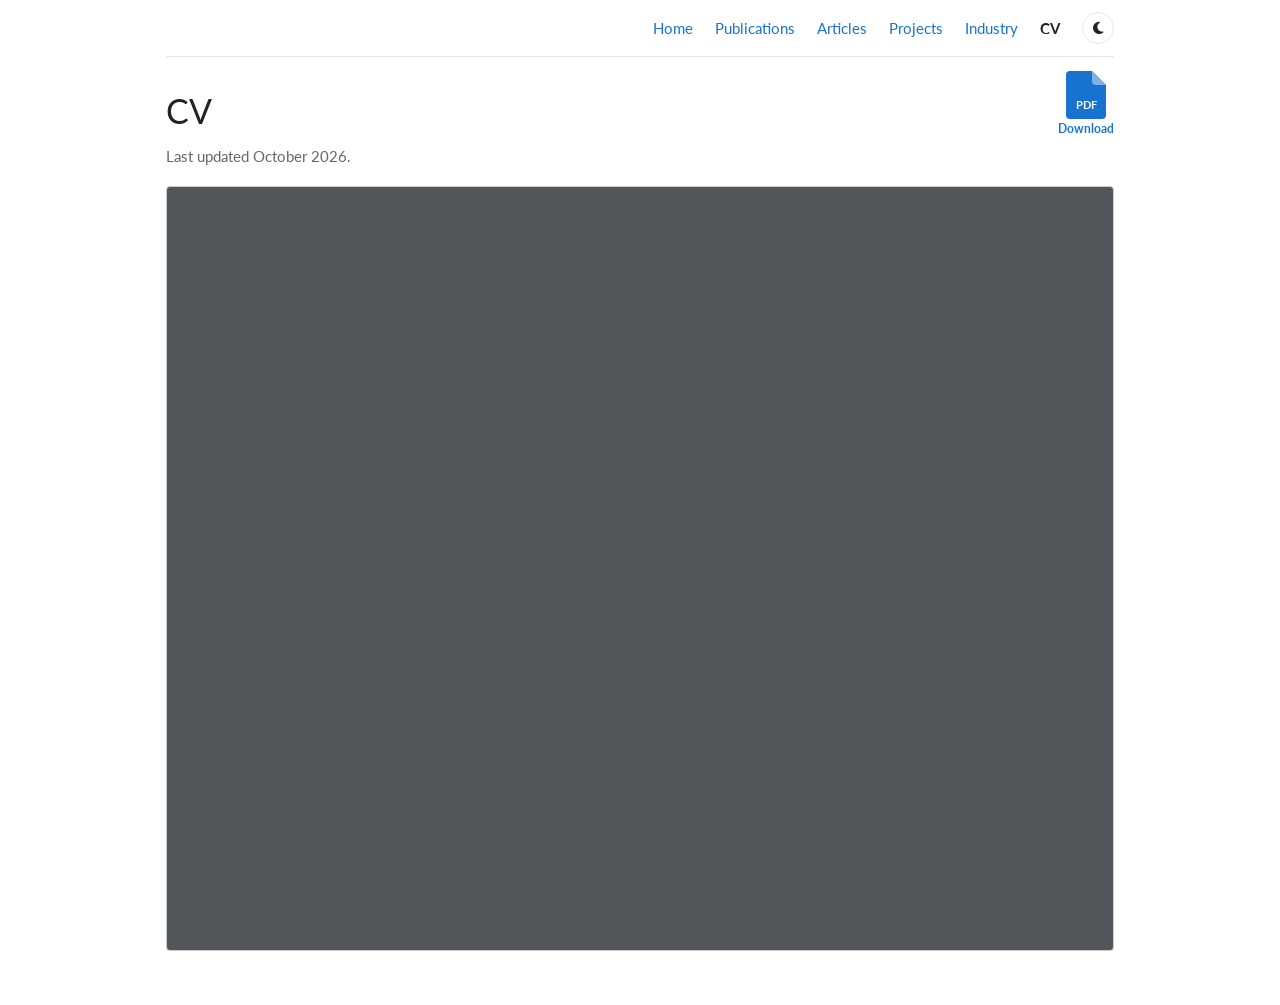
<file: cv.html>
<!DOCTYPE html>
<html lang="en">
<head>
<meta charset="utf-8">
<meta name="viewport" content="width=device-width, initial-scale=1">
<title>CV | Areeb Ahmad Chaudhry</title>
<meta name="description" content="CV of Areeb Ahmad Chaudhry.">
<link href="https://fonts.googleapis.com/css2?family=Lato:wght@400;700&display=swap" rel="stylesheet">
<link rel="stylesheet" href="https://cdnjs.cloudflare.com/ajax/libs/font-awesome/6.5.2/css/all.min.css">
<script>(function(){try{var t=localStorage.getItem('theme');if(t)document.documentElement.setAttribute('data-theme',t);}catch(e){}})();</script>
<link rel="icon" href="favicon.svg" type="image/svg+xml">
<link rel="icon" href="favicon-32.png" sizes="32x32" type="image/png">
<link rel="apple-touch-icon" href="apple-touch-icon.png">
<link rel="stylesheet" href="style.css?v=7">
<style>
  .wrap.wide { max-width:980px; }
  .cvhead { display:flex; justify-content:space-between; align-items:flex-end; gap:16px; }
  .cvhead h1 { margin:0; }
  .updated { color:var(--muted); margin:6px 0 18px; }
  .dl { display:inline-flex; flex-direction:column; align-items:center; font-size:12px; font-weight:700; color:var(--link); }
  .dl svg { width:40px; height:48px; }
  .viewer { width:100%; height:85vh; min-height:600px; border:1px solid #ccc; border-radius:4px; background:#525659; }
  .fallback { display:none; }
  @media (max-width:640px) {
    .viewer { height:70vh; min-height:420px; }
    .fallback { display:block; margin-top:10px; }
  }
</style>
</head>
<body>
<div class="wrap wide">
  <header class="top"><nav><a href="./">Home</a><a href="./#publications">Publications</a><a href="./#articles">Articles</a><a href="./#projects">Projects</a><a href="industry.html">Industry</a><a class="on" href="cv.html">CV</a><button class="theme" id="themeBtn" type="button" aria-label="Switch light or dark mode" title="Light / dark"><i class="fa-solid fa-moon"></i></button></nav></header>

  <div class="cvhead">
    <h1>CV</h1>
    <a class="dl" href="Areeb_Ahmad_Chaudhry_CV.pdf" download title="Download CV (PDF)">
      <svg viewBox="0 0 40 48" aria-hidden="true"><path d="M4 0h22l14 14v30a4 4 0 0 1-4 4H4a4 4 0 0 1-4-4V4a4 4 0 0 1 4-4z" fill="#1772d0"/><path d="M26 0v10a4 4 0 0 0 4 4h10z" fill="#7fb3e6"/><text x="20" y="38" text-anchor="middle" font-family="Lato,Arial,sans-serif" font-size="11" font-weight="700" fill="#fff">PDF</text></svg>
      Download
    </a>
  </div>
  <p class="updated">Last updated October 2026.</p>

  <iframe class="viewer" src="Areeb_Ahmad_Chaudhry_CV.pdf#view=FitH" title="Areeb Ahmad Chaudhry CV"></iframe>
  <p class="fallback">If the CV doesn't show on your phone, <a href="Areeb_Ahmad_Chaudhry_CV.pdf">open the PDF here</a>.</p>

</div>
<script>
(function(){var b=document.getElementById('themeBtn'),r=document.documentElement;
function cur(){var t=r.getAttribute('data-theme');return t==='dark'?'dark':'light';}
function ic(){b.innerHTML=cur()==='dark'?'<i class="fa-solid fa-sun"></i>':'<i class="fa-solid fa-moon"></i>';}
b.addEventListener('click',function(){var n=cur()==='dark'?'light':'dark';r.setAttribute('data-theme',n);try{localStorage.setItem('theme',n);}catch(e){}ic();});ic();})();
</script>
<script data-goatcounter="https://areebahmad.goatcounter.com/count" async src="//gc.zgo.at/count.js"></script>
</body>
</html>
</file>
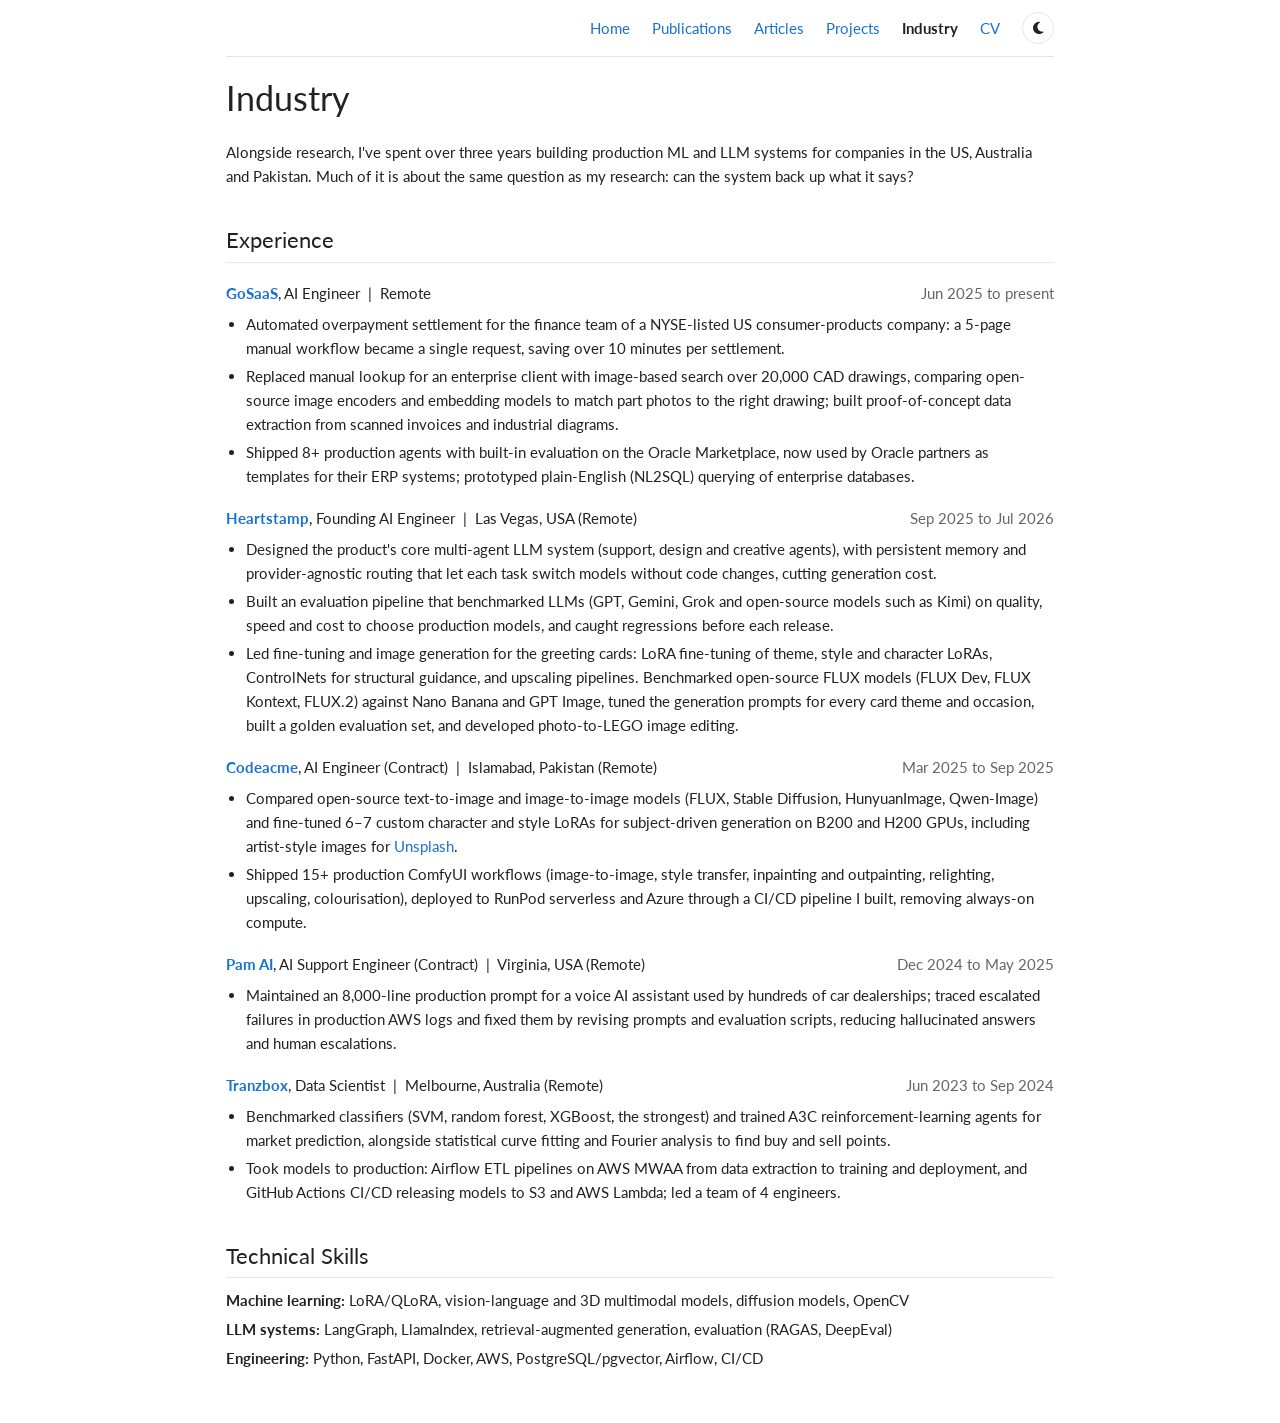
<file: industry.html>
<!DOCTYPE html>
<html lang="en">
<head>
<meta charset="utf-8">
<meta name="viewport" content="width=device-width, initial-scale=1">
<title>Industry | Areeb Ahmad Chaudhry</title>
<meta name="description" content="Industry experience of Areeb Ahmad Chaudhry: production ML, LLM agents, retrieval and evaluation systems.">
<link href="https://fonts.googleapis.com/css2?family=Lato:wght@400;700&display=swap" rel="stylesheet">
<link rel="stylesheet" href="https://cdnjs.cloudflare.com/ajax/libs/font-awesome/6.5.2/css/all.min.css">
<script>(function(){try{var t=localStorage.getItem('theme');if(t)document.documentElement.setAttribute('data-theme',t);}catch(e){}})();</script>
<link rel="icon" href="favicon.svg" type="image/svg+xml">
<link rel="icon" href="favicon-32.png" sizes="32x32" type="image/png">
<link rel="apple-touch-icon" href="apple-touch-icon.png">
<link rel="stylesheet" href="style.css?v=7">
</head>
<body>
<div class="wrap">
  <header class="top"><nav><a href="./">Home</a><a href="./#publications">Publications</a><a href="./#articles">Articles</a><a href="./#projects">Projects</a><a class="on" href="industry.html">Industry</a><a href="cv.html">CV</a><button class="theme" id="themeBtn" type="button" aria-label="Switch light or dark mode" title="Light / dark"><i class="fa-solid fa-moon"></i></button></nav></header>

  <h1>Industry</h1>
  <p>Alongside research, I've spent over three years building production ML and LLM systems for companies in the US, Australia and Pakistan. Much of it is about the same question as my research: can the system back up what it says?</p>

  <h2>Experience</h2>

  <div class="job">
    <div class="row"><div><a href="https://gosaas.ai/"><b>GoSaaS</b></a>, AI Engineer &nbsp;|&nbsp; Remote</div><div class="when">Jun 2025 to present</div></div>
    <ul>
      <li>Automated overpayment settlement for the finance team of a NYSE-listed US consumer-products company: a 5-page manual workflow became a single request, saving over 10 minutes per settlement.</li>
      <li>Replaced manual lookup for an enterprise client with image-based search over 20,000 CAD drawings, comparing open-source image encoders and embedding models to match part photos to the right drawing; built proof-of-concept data extraction from scanned invoices and industrial diagrams.</li>
      <li>Shipped 8+ production agents with built-in evaluation on the Oracle Marketplace, now used by Oracle partners as templates for their ERP systems; prototyped plain-English (NL2SQL) querying of enterprise databases.</li>
    </ul>
  </div>

  <div class="job">
    <div class="row"><div><a href="https://heartstamp.com/"><b>Heartstamp</b></a>, Founding AI Engineer &nbsp;|&nbsp; Las Vegas, USA (Remote)</div><div class="when">Sep 2025 to Jul 2026</div></div>
    <ul>
      <li>Designed the product's core multi-agent LLM system (support, design and creative agents), with persistent memory and provider-agnostic routing that let each task switch models without code changes, cutting generation cost.</li>
      <li>Built an evaluation pipeline that benchmarked LLMs (GPT, Gemini, Grok and open-source models such as Kimi) on quality, speed and cost to choose production models, and caught regressions before each release.</li>
      <li>Led fine-tuning and image generation for the greeting cards: LoRA fine-tuning of theme, style and character LoRAs, ControlNets for structural guidance, and upscaling pipelines. Benchmarked open-source FLUX models (FLUX Dev, FLUX Kontext, FLUX.2) against Nano Banana and GPT Image, tuned the generation prompts for every card theme and occasion, built a golden evaluation set, and developed photo-to-LEGO image editing.</li>
    </ul>
  </div>

  <div class="job">
    <div class="row"><div><a href="https://codeacme.com/"><b>Codeacme</b></a>, AI Engineer (Contract) &nbsp;|&nbsp; Islamabad, Pakistan (Remote)</div><div class="when">Mar 2025 to Sep 2025</div></div>
    <ul>
      <li>Compared open-source text-to-image and image-to-image models (FLUX, Stable Diffusion, HunyuanImage, Qwen-Image) and fine-tuned 6–7 custom character and style LoRAs for subject-driven generation on B200 and H200 GPUs, including artist-style images for <a href="https://unsplash.com/">Unsplash</a>.</li>
      <li>Shipped 15+ production ComfyUI workflows (image-to-image, style transfer, inpainting and outpainting, relighting, upscaling, colourisation), deployed to RunPod serverless and Azure through a CI/CD pipeline I built, removing always-on compute.</li>
    </ul>
  </div>

  <div class="job">
    <div class="row"><div><a href="https://pam.ai/"><b>Pam AI</b></a>, AI Support Engineer (Contract) &nbsp;|&nbsp; Virginia, USA (Remote)</div><div class="when">Dec 2024 to May 2025</div></div>
    <ul>
      <li>Maintained an 8,000-line production prompt for a voice AI assistant used by hundreds of car dealerships; traced escalated failures in production AWS logs and fixed them by revising prompts and evaluation scripts, reducing hallucinated answers and human escalations.</li>
    </ul>
  </div>

  <div class="job">
    <div class="row"><div><a href="https://tranzbox.au/"><b>Tranzbox</b></a>, Data Scientist &nbsp;|&nbsp; Melbourne, Australia (Remote)</div><div class="when">Jun 2023 to Sep 2024</div></div>
    <ul>
      <li>Benchmarked classifiers (SVM, random forest, XGBoost, the strongest) and trained A3C reinforcement-learning agents for market prediction, alongside statistical curve fitting and Fourier analysis to find buy and sell points.</li>
      <li>Took models to production: Airflow ETL pipelines on AWS MWAA from data extraction to training and deployment, and GitHub Actions CI/CD releasing models to S3 and AWS Lambda; led a team of 4 engineers.</li>
    </ul>
  </div>

  <h2>Technical Skills</h2>
  <div class="skills">
    <div><b>Machine learning:</b> LoRA/QLoRA, vision-language and 3D multimodal models, diffusion models, OpenCV</div>
    <div><b>LLM systems:</b> LangGraph, LlamaIndex, retrieval-augmented generation, evaluation (RAGAS, DeepEval)</div>
    <div><b>Engineering:</b> Python, FastAPI, Docker, AWS, PostgreSQL/pgvector, Airflow, CI/CD</div>
  </div>

</div>
<script>
(function(){var b=document.getElementById('themeBtn'),r=document.documentElement;
function cur(){var t=r.getAttribute('data-theme');return t==='dark'?'dark':'light';}
function ic(){b.innerHTML=cur()==='dark'?'<i class="fa-solid fa-sun"></i>':'<i class="fa-solid fa-moon"></i>';}
b.addEventListener('click',function(){var n=cur()==='dark'?'light':'dark';r.setAttribute('data-theme',n);try{localStorage.setItem('theme',n);}catch(e){}ic();});ic();})();
</script>
<script data-goatcounter="https://areebahmad.goatcounter.com/count" async src="//gc.zgo.at/count.js"></script>
</body>
</html>
</file>
<file: style.css>
:root { --bg:#fff; --link:#1772d0; --hover:#f09228; --text:#222; --muted:#666; --hl:#ffffd0; --chip:#eef4fb; --rule:#e6e6e6; }
* { box-sizing:border-box; }
body { margin:0; background:var(--bg); color:var(--text); font-family:'Lato',Verdana,Helvetica,sans-serif; font-size:15px; line-height:1.6; }
.wrap { max-width:860px; margin:0 auto; padding:0 16px 48px; }
a { color:var(--link); text-decoration:none; }
a:hover { color:var(--hover); }
nav { display:flex; justify-content:flex-end; gap:22px; font-size:15px; padding:6px 0 18px; }
nav a.on { color:var(--text); font-weight:700; }
h1 { font-size:34px; font-weight:400; margin:0 0 12px; }
h2 { font-size:22px; font-weight:400; margin:34px 0 10px; padding-bottom:4px; border-bottom:1px solid var(--rule); }
.intro { display:flex; gap:32px; align-items:flex-start; }
.intro .bio { flex:1 1 64%; }
.intro .photo { flex:0 0 30%; text-align:center; }
.intro .photo img { width:100%; max-width:230px; aspect-ratio:1/1; object-fit:cover; object-position:50% 25%; border-radius:50%; }
.links { margin-top:10px; }
.cta { background:var(--hl); padding:2px 6px; border-radius:4px; }
.chips { display:flex; flex-wrap:wrap; gap:8px; margin:6px 0 10px; }
.chip { background:var(--chip); color:#1d4f86; font-size:13px; font-weight:700; padding:4px 10px; border-radius:14px; }
ul { padding-left:20px; margin:6px 0; }
li { margin:4px 0; }
.date { color:var(--muted); display:inline-block; min-width:80px; font-weight:700; }
.pub { display:flex; gap:22px; align-items:center; padding:14px 12px; border-radius:6px; margin:6px 0; }
.pub.hl { background:var(--hl); }
.pub .thumb { flex:0 0 28%; }
.pub .thumb img { width:100%; border:1px solid #ddd; border-radius:4px; display:block; background:#fff; }
.pub .txt { flex:1; }
.papername { font-weight:700; }
.venue { font-style:italic; }
.pub p { margin:8px 0 0; }
.row { display:flex; justify-content:space-between; gap:12px; margin:7px 0; }
.row .when { color:var(--muted); white-space:nowrap; }
.job { margin:18px 0; }
.job ul { margin-top:4px; }
.skills div { margin:5px 0; }
.foot { text-align:right; font-size:12px; color:#999; margin-top:40px; }
@media (max-width:640px) {
  nav { justify-content:center; }
  .intro { flex-direction:column-reverse; gap:12px; }
  .intro .photo img { max-width:160px; }
  h1 { text-align:center; }
  .pub { flex-direction:column; align-items:flex-start; }
  .pub .thumb { width:100%; }
  .row { flex-direction:column; gap:0; }
}
.btns a { font-weight:700; margin-right:4px; }

/* ---- theme: dark ---- */
html[data-theme="dark"] { --bg:#121212; --link:#6ab0ff; --hover:#ffb35c; --text:#e6e6e6; --muted:#a0a0a0; --hl:#2a2a1c; --chip:#1d2a3a; --rule:#333; }
html[data-theme="dark"] body { background:#121212; }
html[data-theme="dark"] .chip { color:#9cc8ff; }
html[data-theme="dark"] .pub .thumb img { border-color:#444; }
html[data-theme="dark"] .cta { color:#1a1a1a; background:#ffe680; }
html[data-theme="dark"] .viewer { border-color:#444; }

/* ---- header bar: social icons left, nav + toggle right ---- */
header.top { position:sticky; top:0; z-index:50; display:flex; justify-content:flex-end; align-items:center; gap:12px; padding:12px 0; margin-bottom:14px; flex-wrap:wrap; background:var(--bg); border-bottom:1px solid var(--rule); }
header.top nav { margin-left:auto; }
header.top nav { padding:0; align-items:center; }
.navsoc { display:flex; gap:14px; font-size:19px; align-items:center; }
.navsoc a { color:var(--text); opacity:.85; }
.navsoc a:hover { color:var(--hover); opacity:1; }
.hfi { font-size:18px; line-height:1; filter:grayscale(0.2); }
.theme { background:none; border:1px solid var(--rule); color:var(--text); width:32px; height:32px; border-radius:50%; cursor:pointer; font-size:14px; display:inline-flex; align-items:center; justify-content:center; }
.theme:hover { color:var(--hover); border-color:var(--hover); }

/* ---- under the photo: CV link + round icon buttons ---- */
.photo .cvlink { display:block; margin:12px 0 8px; font-weight:700; font-style:italic; letter-spacing:.3px; }
.circsoc { display:flex; flex-wrap:wrap; justify-content:center; gap:5px; }
.circsoc a { width:30px; height:30px; border:1px solid var(--rule); border-radius:50%; display:inline-flex; align-items:center; justify-content:center; color:var(--text); font-size:13px; }
.circsoc a:hover { color:var(--hover); border-color:var(--hover); }
.circsoc .hfi { font-size:15px; }

@media (max-width:640px) {
  header.top { justify-content:center; }
  .navsoc { justify-content:center; width:100%; }
  header.top nav { justify-content:center; width:100%; }
}

/* ---- articles grid ---- */
.artgrid { display:grid; grid-template-columns:repeat(auto-fill,minmax(240px,1fr)); gap:16px; margin-top:10px; }
.art { display:flex; flex-direction:column; border:1px solid var(--rule); border-radius:8px; overflow:hidden; color:var(--text); background:transparent; transition:transform .15s ease, border-color .15s ease; }
.art:hover { transform:translateY(-2px); border-color:var(--hover); color:var(--text); }
.art img { width:100%; aspect-ratio:16/9; object-fit:cover; display:block; background:#f2f2f2; }
.arttitle { font-weight:700; padding:10px 12px 4px; line-height:1.35; }
.artdate { color:var(--muted); font-size:13px; padding:0 12px 12px; margin-top:auto; }
h2[id], .pub[id] { scroll-margin-top:70px; }
.sub { margin:14px 0 4px; color:var(--muted); font-size:13px; text-transform:uppercase; letter-spacing:.6px; }
ul.interests { margin:4px 0 12px; }
.intro .photo { padding-top:56px; }
@media (max-width:640px){ .intro .photo { padding-top:0; } }
@media (max-width:480px){ header.top nav { gap:12px; font-size:14px; } }
</file>
